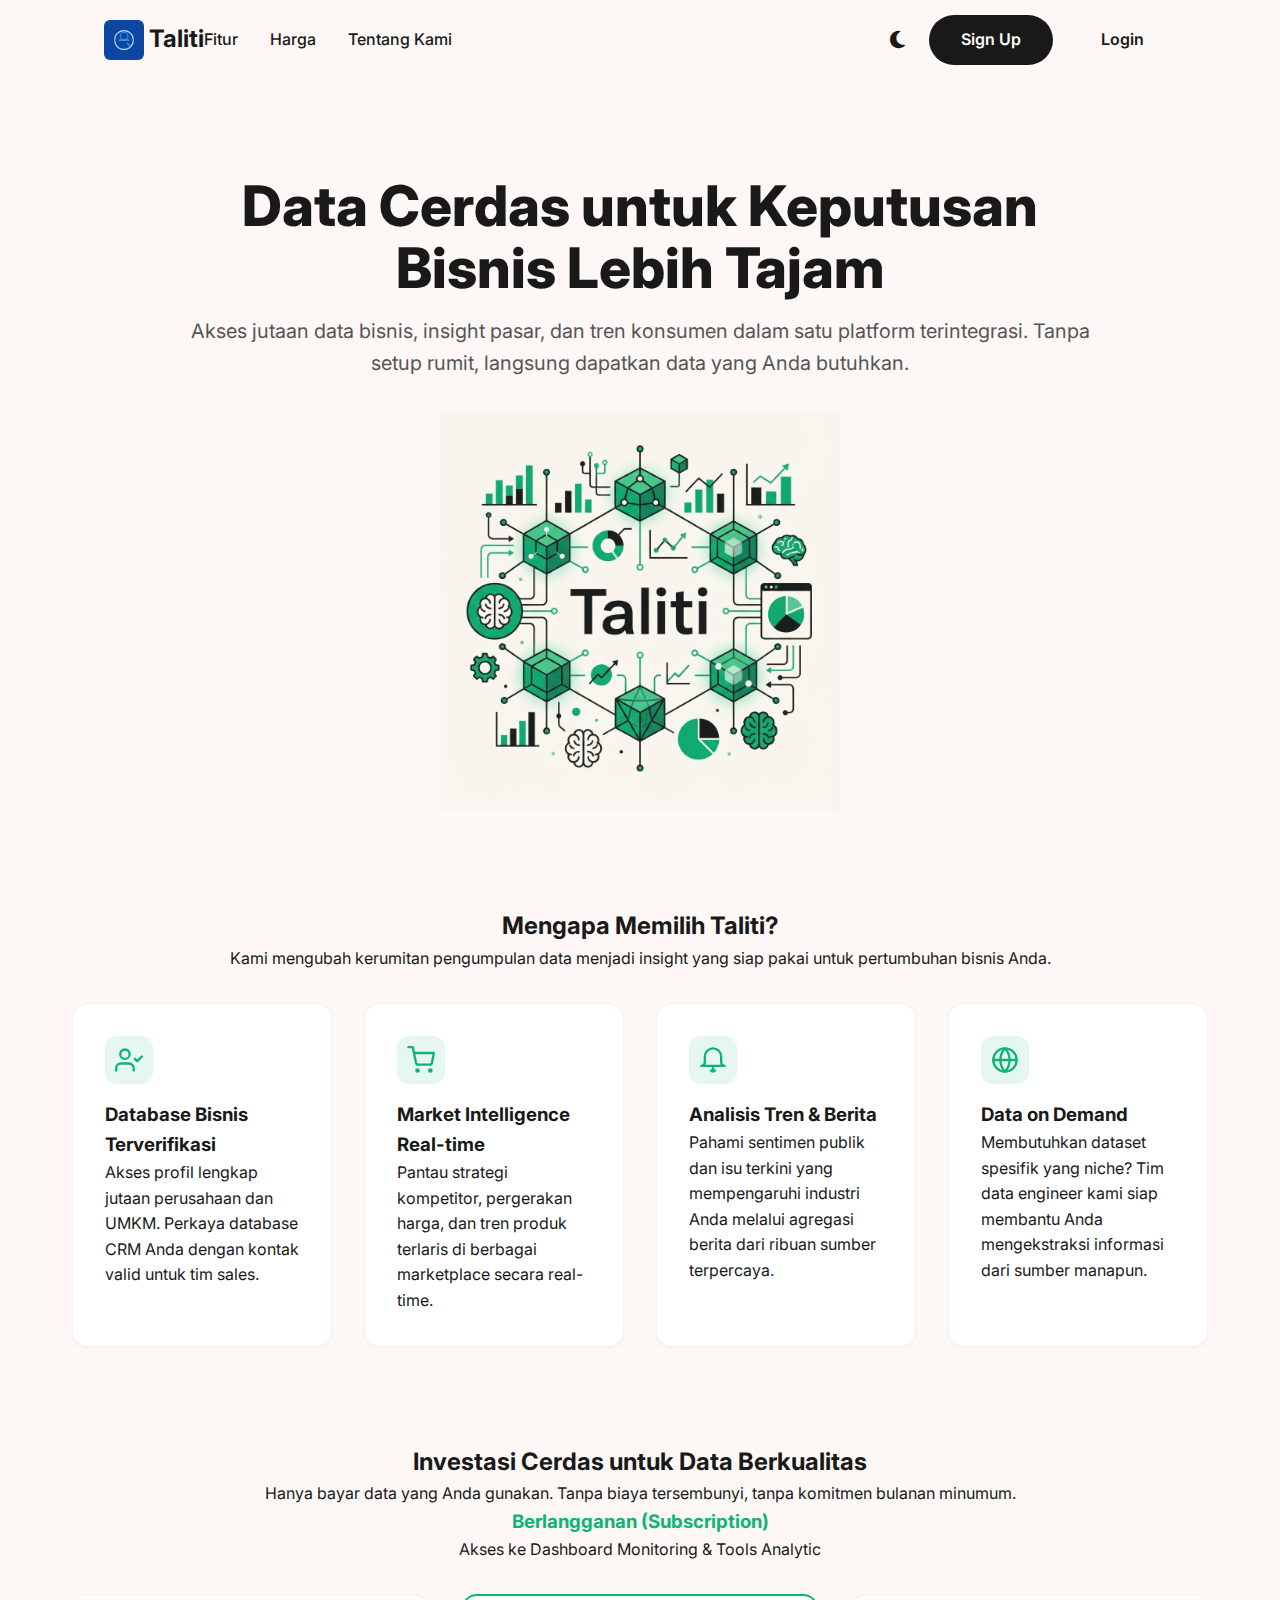
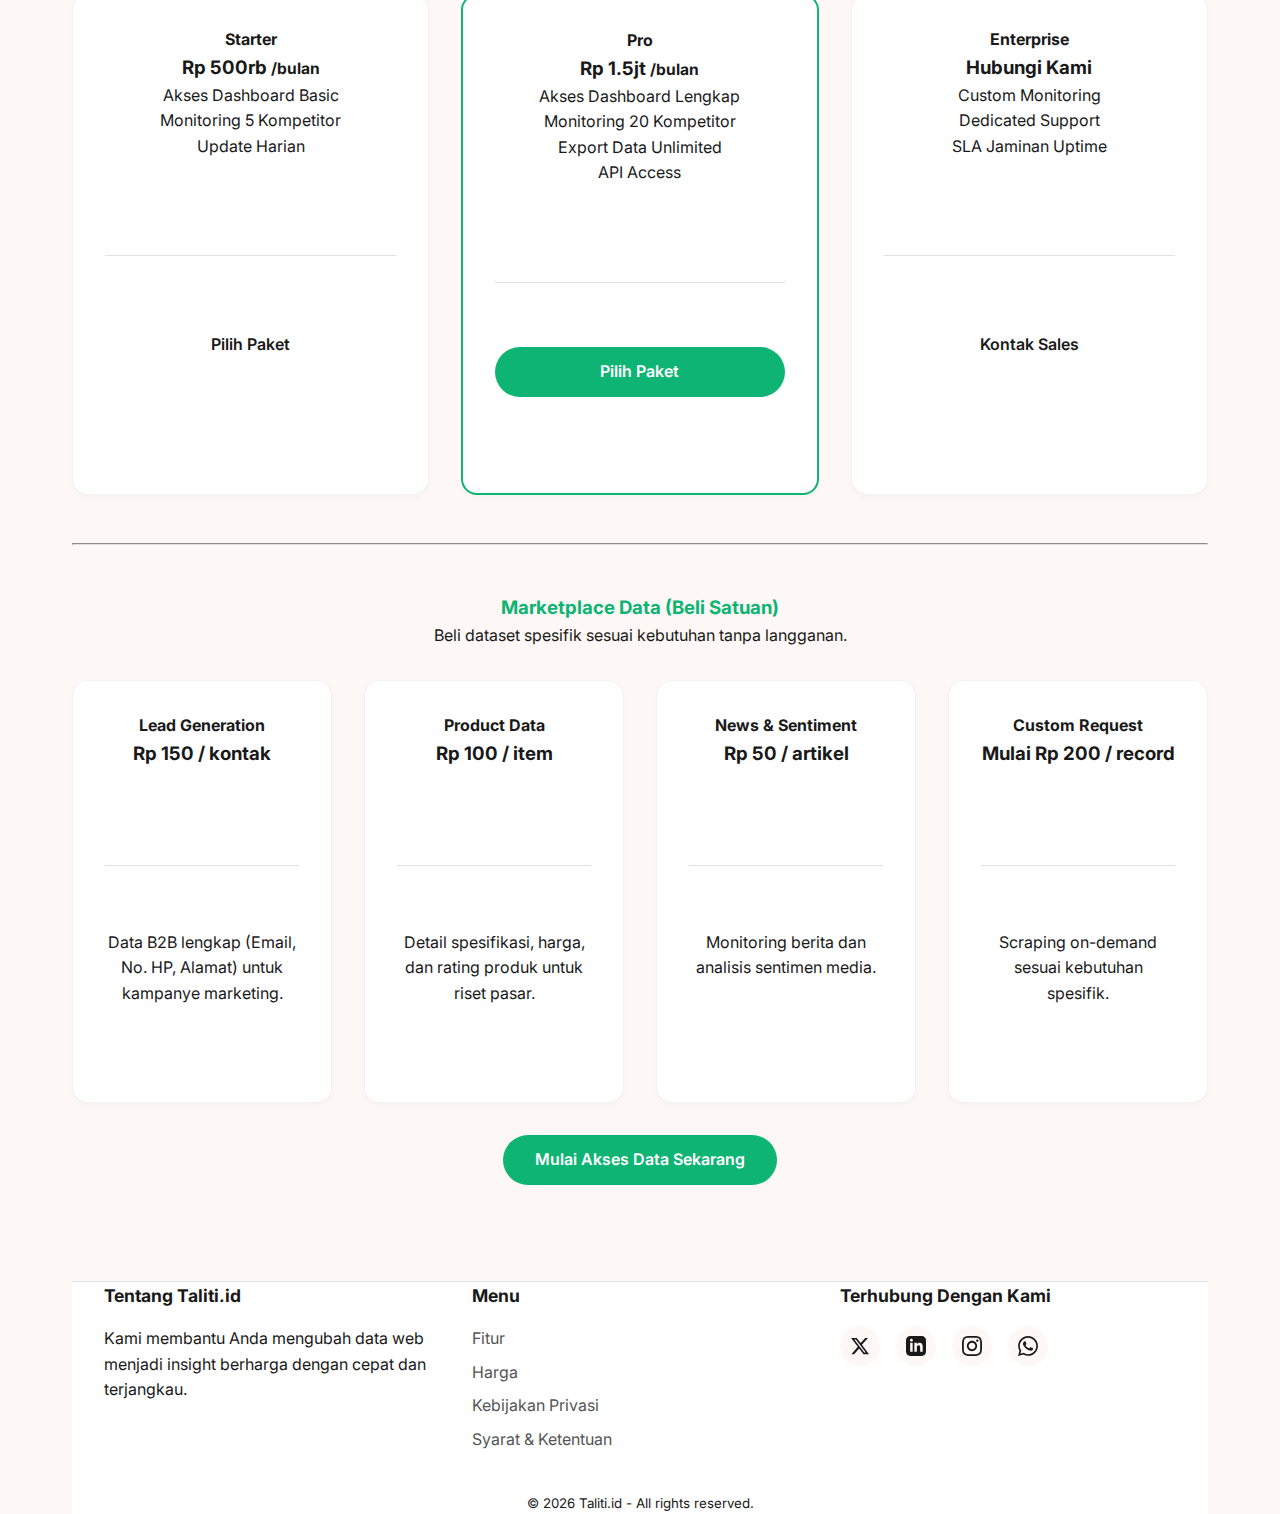
<file: index.html>
<!DOCTYPE html>
<html lang="id">

<head>
  <meta charset="UTF-8">
  <meta name="viewport" content="width=device-width, initial-scale=1.0">
  <title>Taliti - Data Intelligence Platform untuk Bisnis Modern</title>
  <link rel="stylesheet" href="styles.css">
  <link rel="icon" href="logo.png" type="image/png">
  <link rel="stylesheet" href="https://cdnjs.cloudflare.com/ajax/libs/font-awesome/6.5.1/css/all.min.css">
</head>

<body>

  <main class="container">
    <!-- Menu Utama -->
    <header class="container"></header>

    <!-- Hero Section -->
    <section class="hero">
      <h1>Data Cerdas untuk Keputusan Bisnis Lebih Tajam</h1>
      <p>Akses jutaan data bisnis, insight pasar, dan tren konsumen dalam satu platform terintegrasi. Tanpa setup rumit,
        langsung dapatkan data yang Anda butuhkan.</p>

      <div class="mt-2 text-center">
        <img src="hero_illustration_1766669061350.png" alt="Taliti Data Intelligence Illustration"
          style="max-width: 100%; height: auto; max-height: 400px;">
      </div>
    </section>

    <!-- Fitur-fitur Utama -->
    <section id="features" class="mb-2">
      <div class="text-center mb-2">
        <h2>Mengapa Memilih Taliti?</h2>
        <p>Kami mengubah kerumitan pengumpulan data menjadi insight yang siap pakai untuk pertumbuhan bisnis Anda.</p>
      </div>
      <div class="grid">

        <article>
          <svg class="feature-icon" xmlns="http://www.w3.org/2000/svg" viewBox="0 0 24 24" fill="none"
            stroke="currentColor" stroke-width="2" stroke-linecap="round" stroke-linejoin="round">
            <path d="M16 21v-2a4 4 0 0 0-4-4H5a4 4 0 0 0-4 4v2"></path>
            <circle cx="8.5" cy="7" r="4"></circle>
            <polyline points="17 11 19 13 23 9"></polyline>
          </svg>
          <h3>Database Bisnis Terverifikasi</h3>
          <p>Akses profil lengkap jutaan perusahaan dan UMKM. Perkaya database CRM Anda dengan kontak valid untuk tim
            sales.</p>
        </article>

        <article>
          <svg class="feature-icon" xmlns="http://www.w3.org/2000/svg" viewBox="0 0 24 24" fill="none"
            stroke="currentColor" stroke-width="2" stroke-linecap="round" stroke-linejoin="round">
            <circle cx="9" cy="21" r="1"></circle>
            <circle cx="20" cy="21" r="1"></circle>
            <path d="M1 1h4l2.68 13.39a2 2 0 0 0 2 1.61h9.72a2 2 0 0 0 2-1.61L23 6H6"></path>
          </svg>
          <h3>Market Intelligence Real-time</h3>
          <p>Pantau strategi kompetitor, pergerakan harga, dan tren produk terlaris di berbagai marketplace secara
            real-time.</p>
        </article>

        <article>
          <svg class="feature-icon" xmlns="http://www.w3.org/2000/svg" viewBox="0 0 24 24" fill="none"
            stroke="currentColor" stroke-width="2" stroke-linecap="round" stroke-linejoin="round">
            <path d="M22 17H2a3 3 0 0 0 3-3V9a7 7 0 0 1 14 0v5a3 3 0 0 0 3 3zm-8.27 4a2 2 0 0 1-3.46 0"></path>
            <path d="M12 21V19"></path>
          </svg>
          <h3>Analisis Tren & Berita</h3>
          <p>Pahami sentimen publik dan isu terkini yang mempengaruhi industri Anda melalui agregasi berita dari ribuan
            sumber terpercaya.</p>
        </article>

        <article>
          <svg class="feature-icon" xmlns="http://www.w3.org/2000/svg" viewBox="0 0 24 24" fill="none"
            stroke="currentColor" stroke-width="2" stroke-linecap="round" stroke-linejoin="round">
            <circle cx="12" cy="12" r="10"></circle>
            <line x1="2" y1="12" x2="22" y2="12"></line>
            <path d="M12 2a15.3 15.3 0 0 1 4 10 15.3 15.3 0 0 1-4 10 15.3 15.3 0 0 1-4-10 15.3 15.3 0 0 1 4-10z"></path>
          </svg>
          <h3>Data on Demand</h3>
          <p>Membutuhkan dataset spesifik yang niche? Tim data engineer kami siap membantu Anda mengekstraksi informasi
            dari sumber manapun.</p>
        </article>

      </div>
    </section>

    <!-- Harga -->
    <section id="pricing" class="text-center mb-2" style="padding: 4rem 0;">
      <h2>Investasi Cerdas untuk Data Berkualitas</h2>
      <p>Hanya bayar data yang Anda gunakan. Tanpa biaya tersembunyi, tanpa komitmen bulanan minumum.</p>
      <!-- Toggle / Tabs could be here, but for now stack them or side-by-side groups -->

      <!-- 1. Subscription Plans -->
      <div class="mb-2">
        <h3 style="color: var(--brevo-green);">Berlangganan (Subscription)</h3>
        <p>Akses ke Dashboard Monitoring & Tools Analytic</p>
        <div class="grid mt-2">
          <article>
            <header><strong>Starter</strong></header>
            <h3>Rp 500rb <small>/bulan</small></h3>
            <ul>
              <li>Akses Dashboard Basic</li>
              <li>Monitoring 5 Kompetitor</li>
              <li>Update Harian</li>
            </ul>
            <footer><a href="https://app.taliti.id/accounts/signup/" role="button" class="outline"
                style="width:100%">Pilih Paket</a></footer>
          </article>

          <article style="border: 2px solid var(--brevo-green);">
            <header><strong>Pro</strong></header>
            <h3>Rp 1.5jt <small>/bulan</small></h3>
            <ul>
              <li>Akses Dashboard Lengkap</li>
              <li>Monitoring 20 Kompetitor</li>
              <li>Export Data Unlimited</li>
              <li>API Access</li>
            </ul>
            <footer><a href="https://app.taliti.id/accounts/signup/" role="button" class="primary"
                style="width:100%">Pilih Paket</a></footer>
          </article>

          <article>
            <header><strong>Enterprise</strong></header>
            <h3>Hubungi Kami</h3>
            <ul>
              <li>Custom Monitoring</li>
              <li>Dedicated Support</li>
              <li>SLA Jaminan Uptime</li>
            </ul>
            <footer><a href="mailto:infotaliti@gmail.com" role="button" class="outline" style="width:100%">Kontak
                Sales</a></footer>
          </article>
        </div>
      </div>

      <hr style="margin: 3rem 0; border-color: var(--brevo-light-gray);">

      <!-- 2. Data Marketplace -->
      <div>
        <h3 style="color: var(--brevo-green);">Marketplace Data (Beli Satuan)</h3>
        <p>Beli dataset spesifik sesuai kebutuhan tanpa langganan.</p>
        <div class="grid mt-2">
          <article>
            <header><strong>Lead Generation</strong></header>
            <h3>Rp 150 / kontak</h3>
            <footer>Data B2B lengkap (Email, No. HP, Alamat) untuk kampanye marketing.</footer>
          </article>

          <article>
            <header><strong>Product Data</strong></header>
            <h3>Rp 100 / item</h3>
            <footer>Detail spesifikasi, harga, dan rating produk untuk riset pasar.</footer>
          </article>

          <article>
            <header><strong>News & Sentiment</strong></header>
            <h3>Rp 50 / artikel</h3>
            <footer>Monitoring berita dan analisis sentimen media.</footer>
          </article>

          <article>
            <header><strong>Custom Request</strong></header>
            <h3>Mulai Rp 200 / record</h3>
            <footer>Scraping on-demand sesuai kebutuhan spesifik.</footer>
          </article>
        </div>
      </div>
      <div class="mt-2">
        <a href="https://app.taliti.id/accounts/signup/" role="button" class="primary">Mulai Akses Data Sekarang</a>
      </div>
    </section>

    <!-- Footer -->
    <footer class="container"></footer>

  </main>

  <script src="shared.js" defer></script>

</body>

</html>
</file>
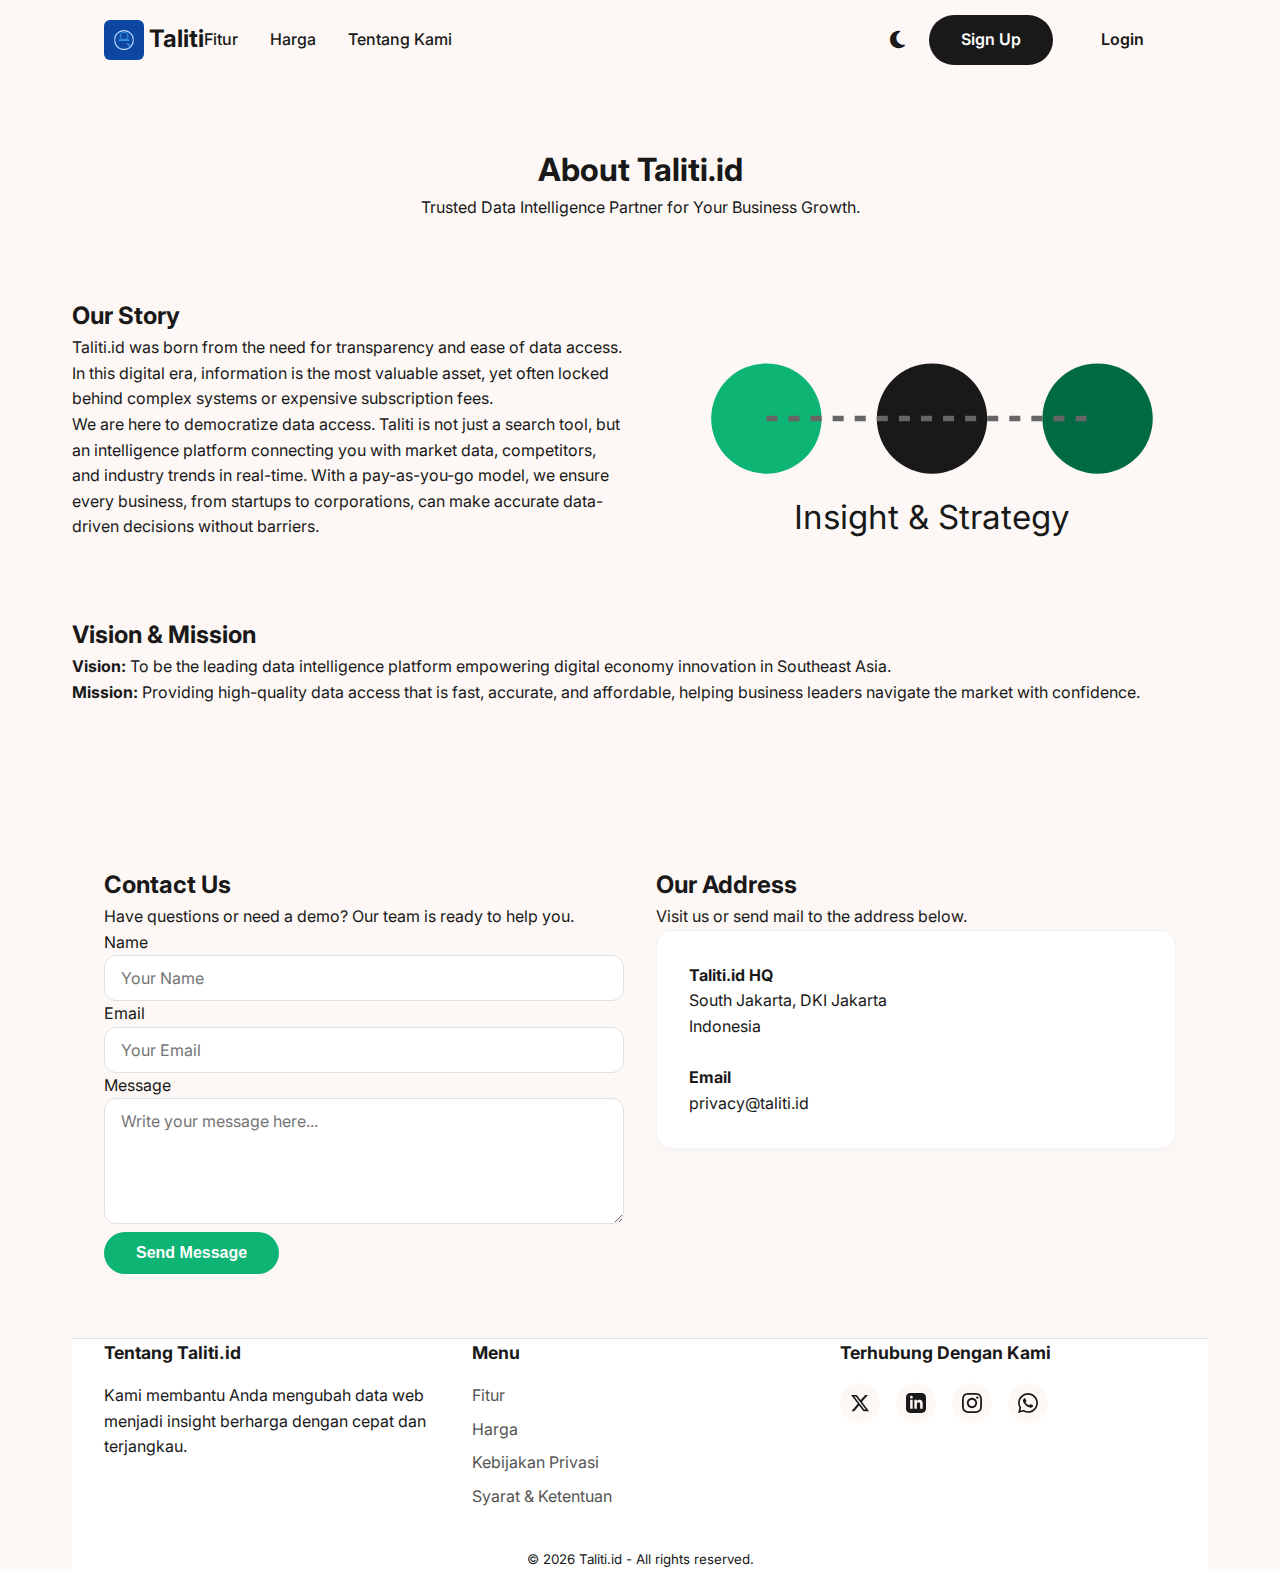
<file: about-en.html>
<!DOCTYPE html>
<html lang="en">

<head>
  <meta charset="UTF-8">
  <meta name="viewport" content="width=device-width, initial-scale=1.0">
  <title>About Us - Taliti.id</title>
  <link rel="stylesheet" href="styles.css">
  <link rel="icon" href="logo.svg" type="image/svg+xml">
  <link rel="stylesheet" href="https://cdnjs.cloudflare.com/ajax/libs/font-awesome/6.5.1/css/all.min.css">
</head>

<body>

  <main class="container">
    <!-- Menu Utama -->
    <header class="container"></header>

    <!-- Konten Tentang Kami -->
    <section style="padding: 4rem 0;">
      <div class="text-center">
        <h1>About Taliti.id</h1>
        <p>Trusted Data Intelligence Partner for Your Business Growth.</p>
      </div>

      <div class="grid mt-2" style="align-items: center;">
        <div>
          <h2>Our Story</h2>
          <p>Taliti.id was born from the need for transparency and ease of data access. In this digital era, information
            is the most valuable asset, yet often locked behind complex systems or expensive subscription fees.</p>
          <p>We are here to democratize data access. Taliti is not just a search tool, but an intelligence platform
            connecting you with market data, competitors, and industry trends in real-time. With a pay-as-you-go model,
            we ensure every business, from startups to corporations, can make accurate data-driven decisions without
            barriers.</p>
        </div>
        <div class="text-center">
          <svg class="culture-illustration" viewBox="0 0 100 60" xmlns="http://www.w3.org/2000/svg"
            style="max-width: 100%; height: auto;">
            <rect width="100" height="60" fill="#FDF8F5" rx="4" />
            <circle cx="20" cy="30" r="10" fill="#0DB473" />
            <circle cx="50" cy="30" r="10" fill="#191919" />
            <circle cx="80" cy="30" r="10" fill="#006A43" />
            <path d="M20 30 L 50 30 L 80 30" stroke="#666" stroke-width="1" stroke-dasharray="2 2" />
            <text x="50" y="50" font-family="Inter, sans-serif" font-size="6" text-anchor="middle"
              fill="#191919">Insight & Strategy</text>
          </svg>
        </div>
      </div>

      <div class="mt-2">
        <h2>Vision & Mission</h2>
        <p><strong>Vision:</strong> To be the leading data intelligence platform empowering digital economy innovation
          in Southeast Asia.</p>
        <p><strong>Mission:</strong> Providing high-quality data access that is fast, accurate, and affordable, helping
          business leaders navigate the market with confidence.</p>
      </div>
    </section>

    <!-- Hubungi Kami -->
    <section class="mt-2"
      style="padding: 4rem 0; background-color: var(--pico-card-background-color); border-radius: var(--pico-card-border-radius);">
      <div class="container">
        <div class="grid">
          <div>
            <h2>Contact Us</h2>
            <p>Have questions or need a demo? Our team is ready to help you.</p>
            <form>
              <label for="name">Name</label>
              <input type="text" id="name" name="name" placeholder="Your Name" required>

              <label for="email">Email</label>
              <input type="email" id="email" name="email" placeholder="Your Email" required>

              <label for="message">Message</label>
              <textarea id="message" name="message" rows="5" placeholder="Write your message here..."
                required></textarea>

              <button type="submit" class="primary">Send Message</button>
            </form>
          </div>
          <div>
            <h2>Our Address</h2>
            <p>Visit us or send mail to the address below.</p>
            <article>
              <strong>Taliti.id HQ</strong><br>
              South Jakarta, DKI Jakarta<br>
              Indonesia
              <br><br>
              <strong>Email</strong><br>
              <a href="mailto:privacy@taliti.id">privacy@taliti.id</a>
            </article>
          </div>
        </div>
      </div>
    </section>

    <!-- Footer -->
    <footer class="container"></footer>

  </main>

  <script src="shared.js" defer></script>

</body>

</html>
</file>
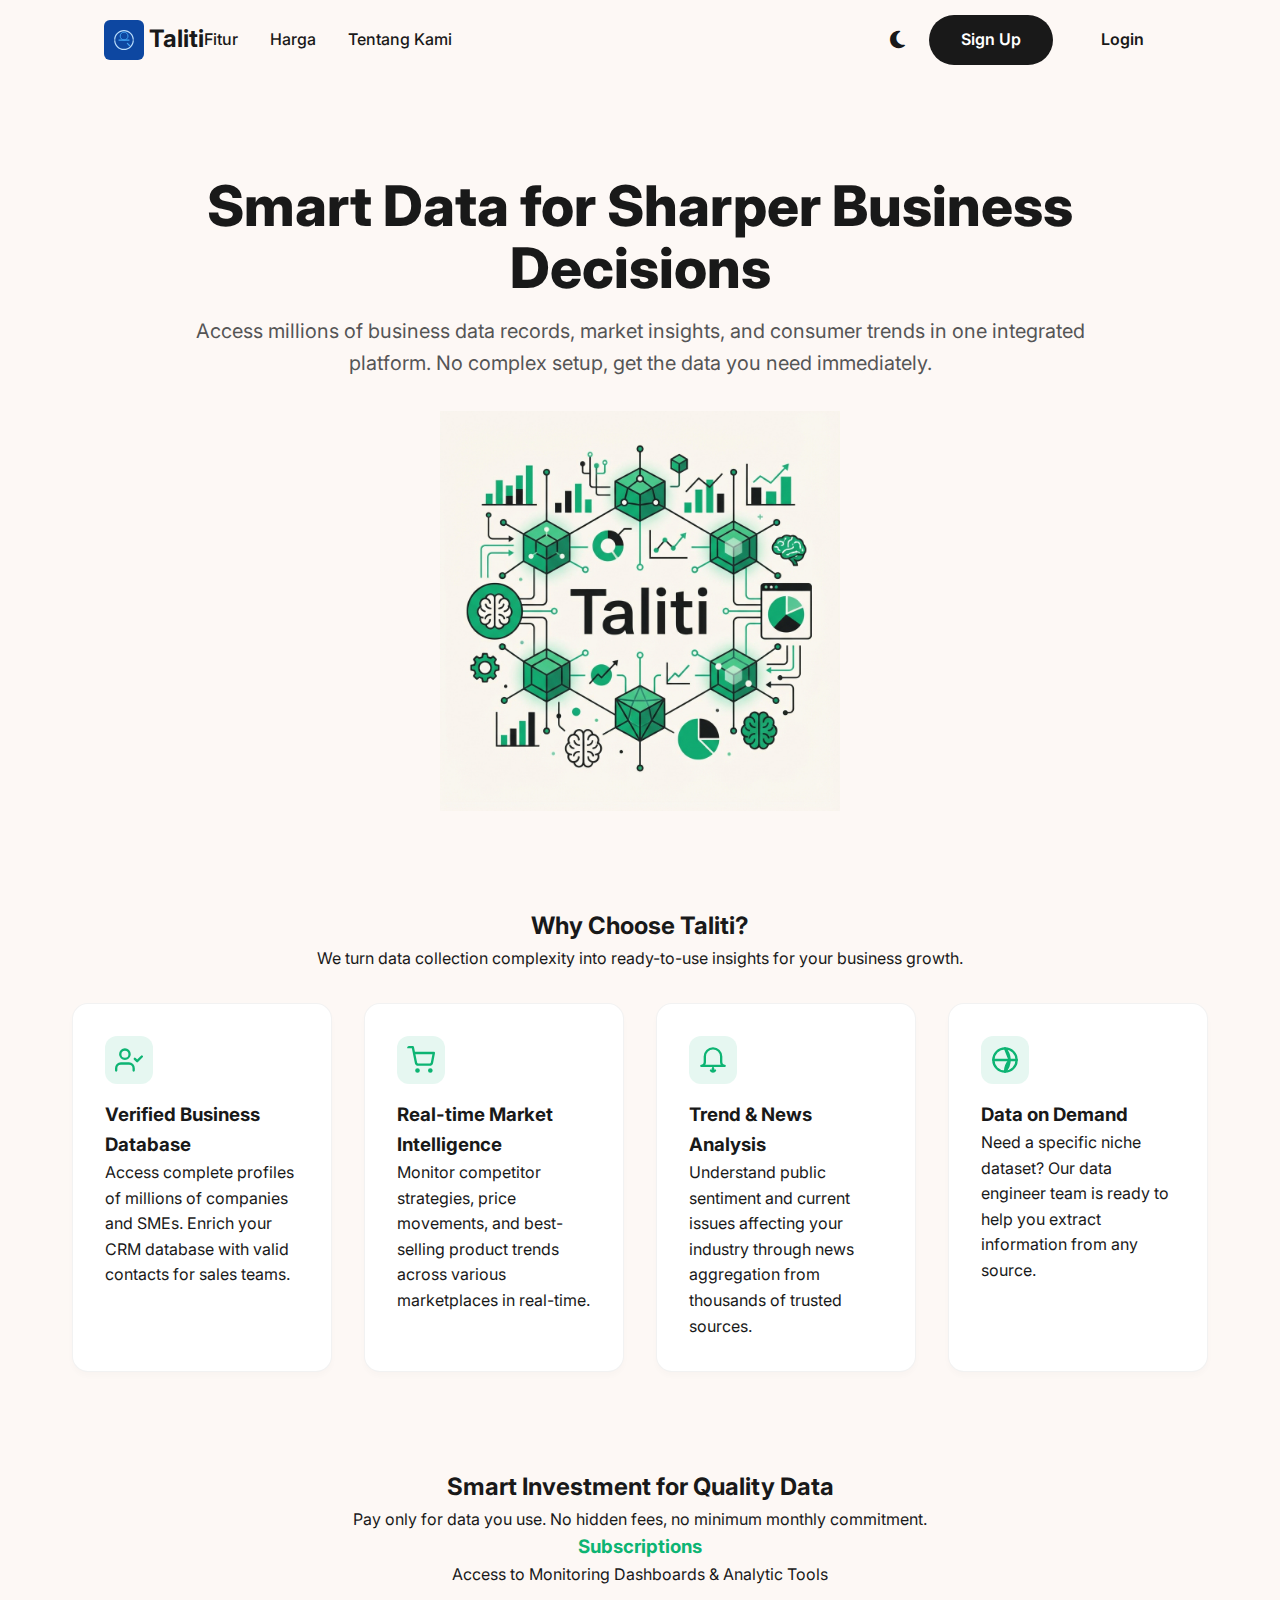
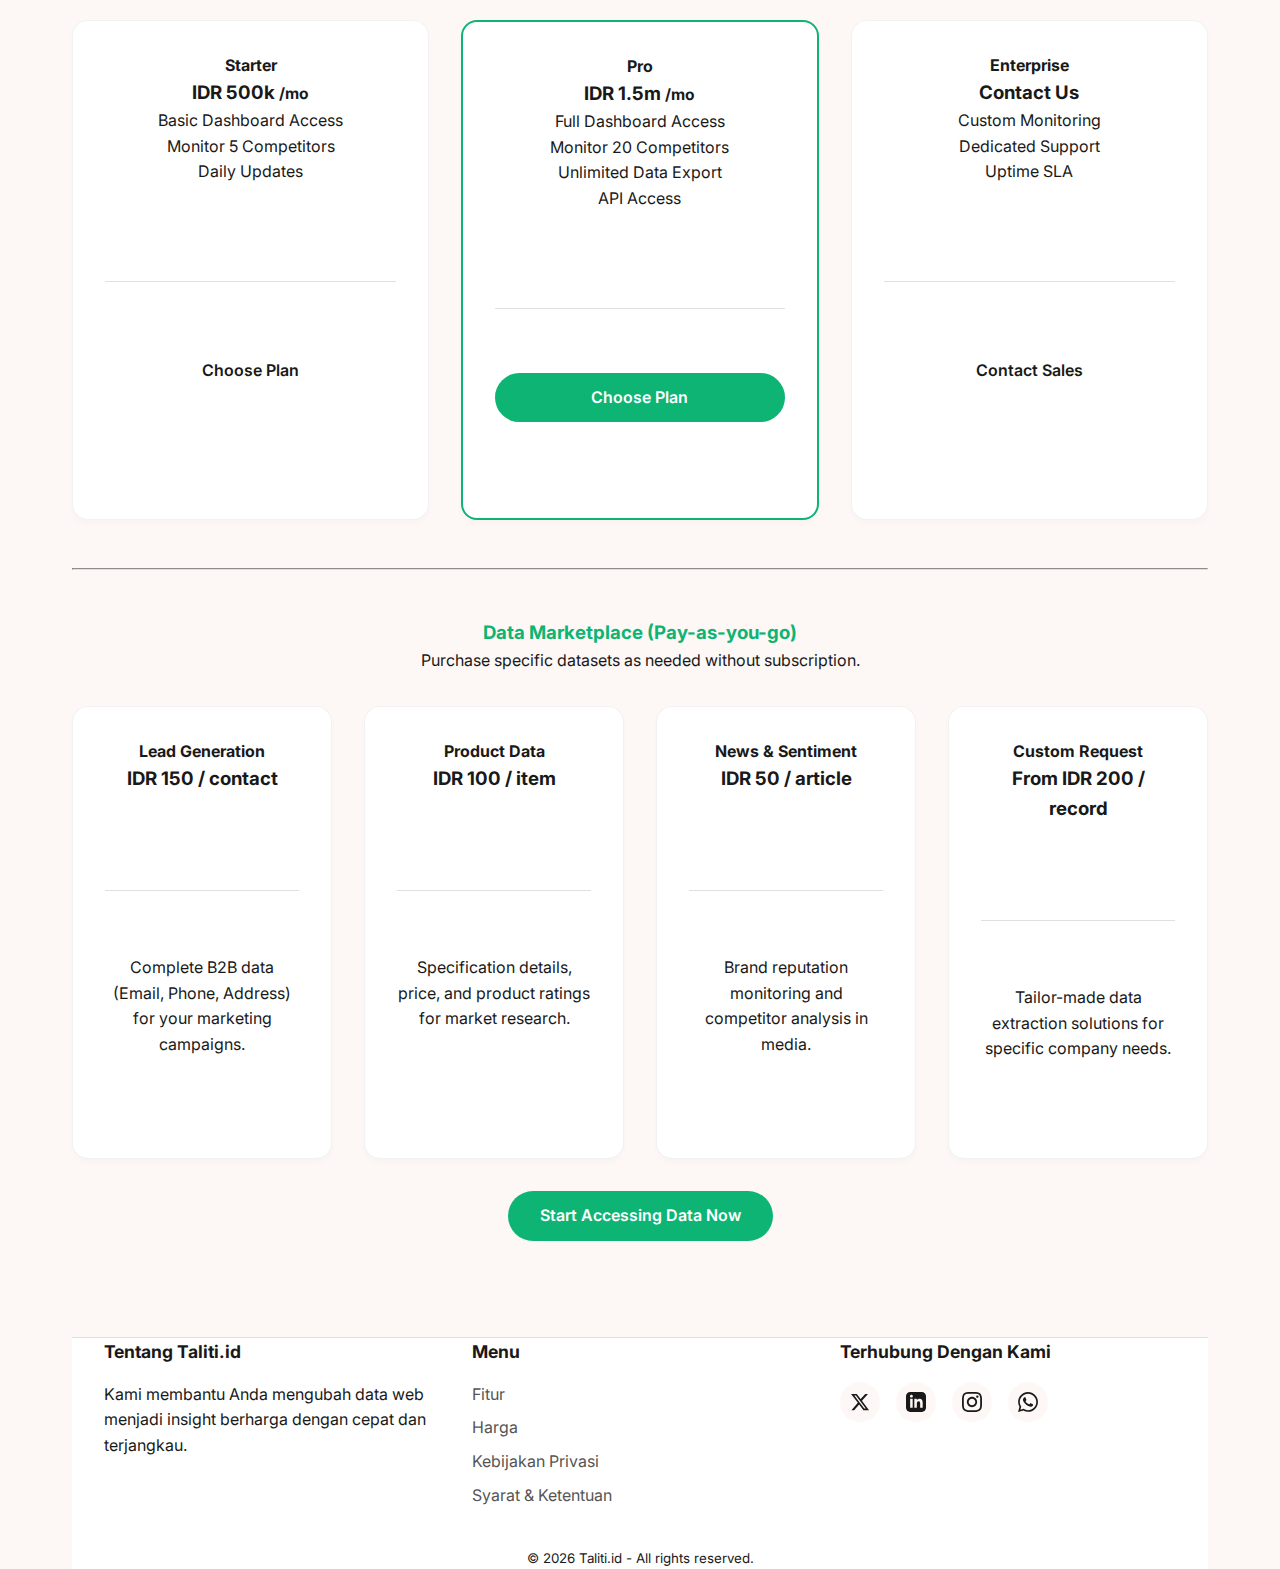
<file: index-en.html>
<!DOCTYPE html>
<html lang="en">

<head>
  <meta charset="UTF-8">
  <meta name="viewport" content="width=device-width, initial-scale=1.0">
  <title>Taliti - Data Intelligence Platform for Modern Business</title>
  <link rel="stylesheet" href="styles.css">
  <link rel="icon" href="logo.png" type="image/png">
  <link rel="stylesheet" href="https://cdnjs.cloudflare.com/ajax/libs/font-awesome/6.5.1/css/all.min.css">
</head>

<body>

  <main class="container">
    <!-- Menu Utama -->
    <header class="container"></header>

    <!-- Hero Section -->
    <section class="hero">
      <h1>Smart Data for Sharper Business Decisions</h1>
      <p>Access millions of business data records, market insights, and consumer trends in one integrated platform. No
        complex setup,
        get the data you need immediately.</p>

      <div class="mt-2 text-center">
        <img src="hero_illustration_1766669061350.png" alt="Taliti Data Intelligence Illustration"
          style="max-width: 100%; height: auto; max-height: 400px;">
      </div>
    </section>

    <!-- Fitur-fitur Utama -->
    <section id="features" class="mb-2">
      <div class="text-center mb-2">
        <h2>Why Choose Taliti?</h2>
        <p>We turn data collection complexity into ready-to-use insights for your business growth.</p>
      </div>
      <div class="grid">

        <article>
          <svg class="feature-icon" xmlns="http://www.w3.org/2000/svg" viewBox="0 0 24 24" fill="none"
            stroke="currentColor" stroke-width="2" stroke-linecap="round" stroke-linejoin="round">
            <path d="M16 21v-2a4 4 0 0 0-4-4H5a4 4 0 0 0-4 4v2"></path>
            <circle cx="8.5" cy="7" r="4"></circle>
            <polyline points="17 11 19 13 23 9"></polyline>
          </svg>
          <h3>Verified Business Database</h3>
          <p>Access complete profiles of millions of companies and SMEs. Enrich your CRM database with valid contacts
            for sales
            teams.</p>
        </article>

        <article>
          <svg class="feature-icon" xmlns="http://www.w3.org/2000/svg" viewBox="0 0 24 24" fill="none"
            stroke="currentColor" stroke-width="2" stroke-linecap="round" stroke-linejoin="round">
            <circle cx="9" cy="21" r="1"></circle>
            <circle cx="20" cy="21" r="1"></circle>
            <path d="M1 1h4l2.68 13.39a2 2 0 0 0 2 1.61h9.72a2 2 0 0 0 2-1.61L23 6H6"></path>
          </svg>
          <h3>Real-time Market Intelligence</h3>
          <p>Monitor competitor strategies, price movements, and best-selling product trends across various marketplaces
            in
            real-time.</p>
        </article>

        <article>
          <svg class="feature-icon" xmlns="http://www.w3.org/2000/svg" viewBox="0 0 24 24" fill="none"
            stroke="currentColor" stroke-width="2" stroke-linecap="round" stroke-linejoin="round">
            <path d="M22 17H2a3 3 0 0 0 3-3V9a7 7 0 0 1 14 0v5a3 3 0 0 0 3 3zm-8.27 4a2 2 0 0 1-3.46 0"></path>
            <path d="M12 21V19"></path>
          </svg>
          <h3>Trend & News Analysis</h3>
          <p>Understand public sentiment and current issues affecting your industry through news aggregation from
            thousands of
            trusted sources.</p>
        </article>

        <article>
          <svg class="feature-icon" xmlns="http://www.w3.org/2000/svg" viewBox="0 0 24 24" fill="none"
            stroke="currentColor" stroke-width="2" stroke-linecap="round" stroke-linejoin="round">
            <circle cx="12" cy="12" r="10"></circle>
            <line x1="2" y1="12" x2="22" y2="12"></line>
            <path d="M12 2a15.3 15.3 0 0 1 4 10 15.3 15.3 0 0 1-4 10 15.3 15.3 0 0 1 4-10z"></path>
          </svg>
          <h3>Data on Demand</h3>
          <p>Need a specific niche dataset? Our data engineer team is ready to help you extract information from any
            source.</p>
        </article>

      </div>
    </section>

    <!-- Harga -->
    <section id="pricing" class="text-center mb-2" style="padding: 4rem 0;">
      <h2>Smart Investment for Quality Data</h2>
      <p>Pay only for data you use. No hidden fees, no minimum monthly commitment.</p>
      <!-- 1. Subscription Plans -->
      <div class="mb-2">
        <h3 style="color: var(--brevo-green);">Subscriptions</h3>
        <p>Access to Monitoring Dashboards & Analytic Tools</p>
        <div class="grid mt-2">
          <article>
            <header><strong>Starter</strong></header>
            <h3>IDR 500k <small>/mo</small></h3>
            <ul>
              <li>Basic Dashboard Access</li>
              <li>Monitor 5 Competitors</li>
              <li>Daily Updates</li>
            </ul>
            <footer><a href="https://app.taliti.id/accounts/signup/" role="button" class="outline"
                style="width:100%">Choose Plan</a></footer>
          </article>

          <article style="border: 2px solid var(--brevo-green);">
            <header><strong>Pro</strong></header>
            <h3>IDR 1.5m <small>/mo</small></h3>
            <ul>
              <li>Full Dashboard Access</li>
              <li>Monitor 20 Competitors</li>
              <li>Unlimited Data Export</li>
              <li>API Access</li>
            </ul>
            <footer><a href="https://app.taliti.id/accounts/signup/" role="button" class="primary"
                style="width:100%">Choose Plan</a></footer>
          </article>

          <article>
            <header><strong>Enterprise</strong></header>
            <h3>Contact Us</h3>
            <ul>
              <li>Custom Monitoring</li>
              <li>Dedicated Support</li>
              <li>Uptime SLA</li>
            </ul>
            <footer><a href="mailto:infotaliti@gmail.com" role="button" class="outline" style="width:100%">Contact
                Sales</a></footer>
          </article>
        </div>
      </div>

      <hr style="margin: 3rem 0; border-color: var(--brevo-light-gray);">

      <!-- 2. Data Marketplace -->
      <div>
        <h3 style="color: var(--brevo-green);">Data Marketplace (Pay-as-you-go)</h3>
        <p>Purchase specific datasets as needed without subscription.</p>
        <div class="grid mt-2">
          <article>
            <header><strong>Lead Generation</strong></header>
            <h3>IDR 150 / contact</h3>
            <footer>Complete B2B data (Email, Phone, Address) for your marketing campaigns.</footer>
          </article>

          <article>
            <header><strong>Product Data</strong></header>
            <h3>IDR 100 / item</h3>
            <footer>Specification details, price, and product ratings for market research.</footer>
          </article>

          <article>
            <header><strong>News & Sentiment</strong></header>
            <h3>IDR 50 / article</h3>
            <footer>Brand reputation monitoring and competitor analysis in media.</footer>
          </article>

          <article>
            <header><strong>Custom Request</strong></header>
            <h3>From IDR 200 / record</h3>
            <footer>Tailor-made data extraction solutions for specific company needs.</footer>
          </article>
        </div>
      </div>
      <div class="mt-2">
        <a href="https://app.taliti.id/accounts/signup/" role="button" class="primary">Start Accessing Data Now</a>
      </div>
    </section>

    <!-- Footer -->
    <footer class="container"></footer>

  </main>

  <script src="shared.js" defer></script>

</body>

</html>
</file>
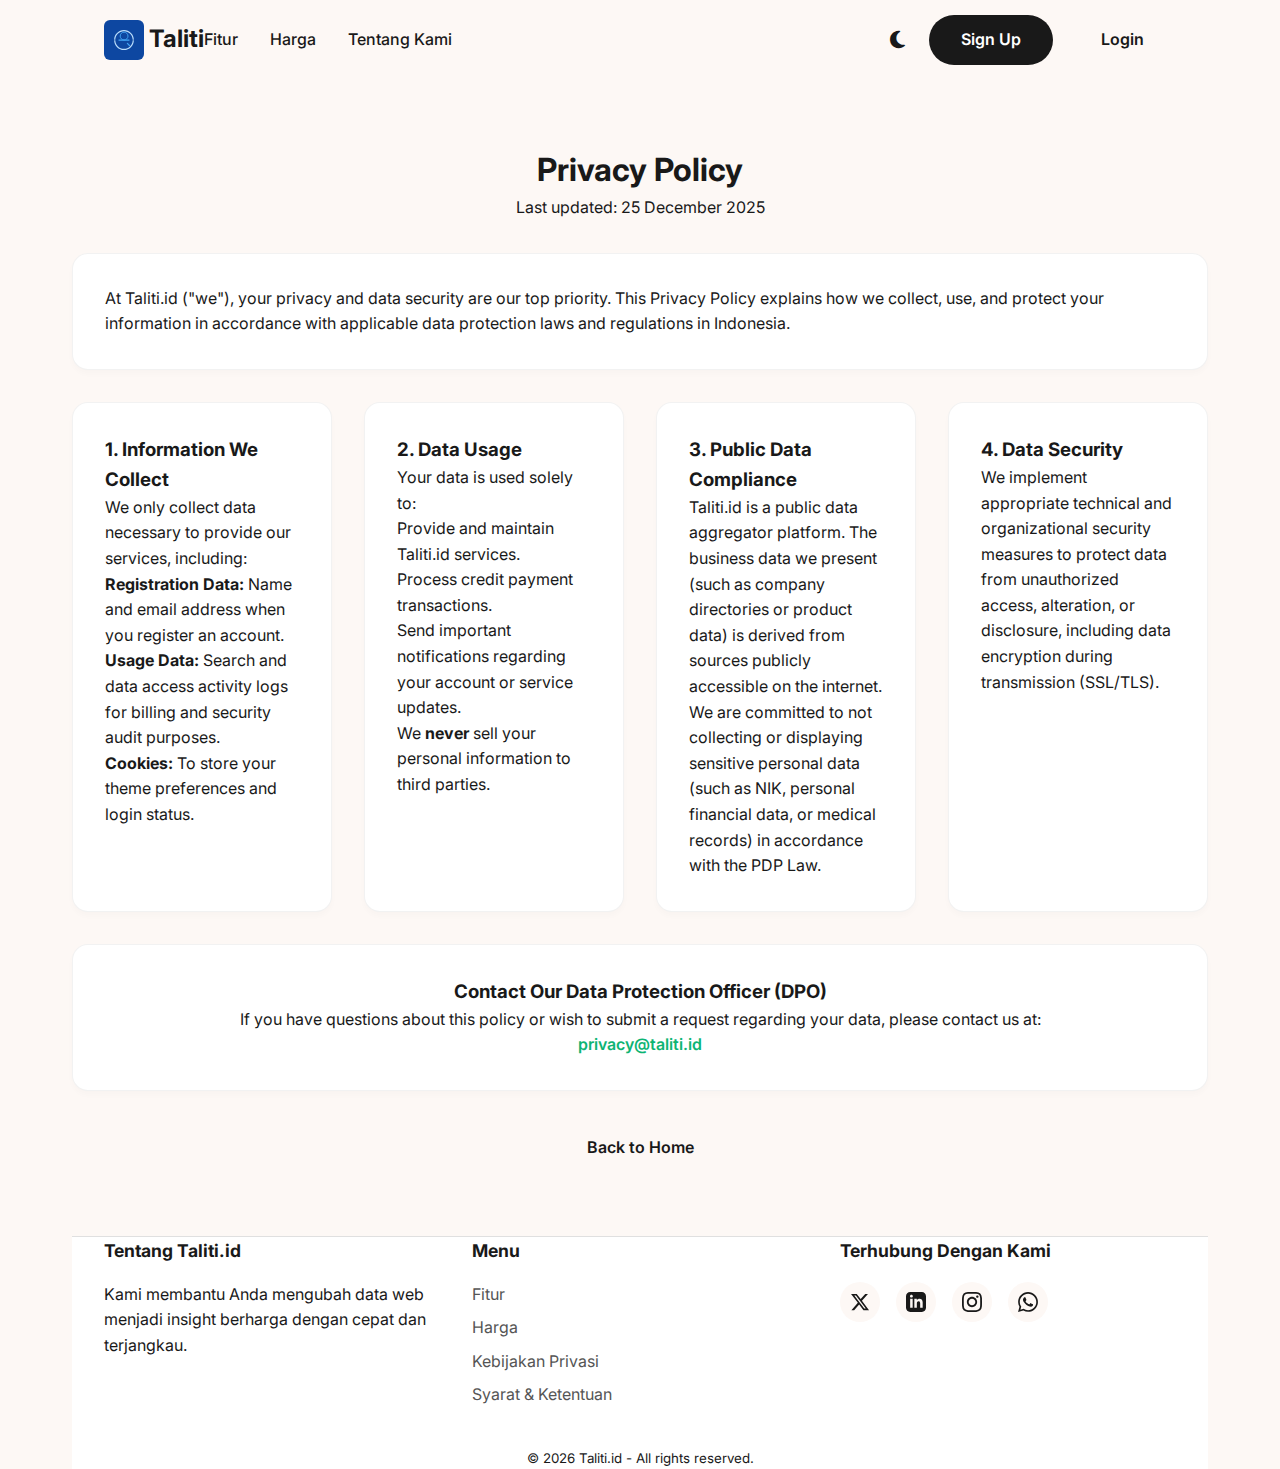
<file: privacy-en.html>
<!DOCTYPE html>
<html lang="en">

<head>
  <meta charset="UTF-8">
  <meta name="viewport" content="width=device-width, initial-scale=1.0">
  <title>Privacy Policy - Taliti.id</title>
  <link rel="stylesheet" href="styles.css">
  <link rel="icon" href="logo.png" type="image/png">
  <link rel="stylesheet" href="https://cdnjs.cloudflare.com/ajax/libs/font-awesome/6.5.1/css/all.min.css">
</head>

<body>

  <main class="container">
    <!-- Menu Utama -->
    <header class="container"></header>

    <!-- Konten Privasi -->
    <section style="padding: 4rem 0;">
      <div class="text-center mb-2">
        <h1>Privacy Policy</h1>
        <p>Last updated: 25 December 2025</p>
      </div>

      <article>
        <p>At Taliti.id ("we"), your privacy and data security are our top priority. This Privacy Policy explains how we
          collect, use, and protect your information in accordance with applicable data protection laws and regulations
          in Indonesia.</p>
      </article>

      <div class="grid mt-2">
        <article>
          <h3>1. Information We Collect</h3>
          <p>We only collect data necessary to provide our services, including:</p>
          <ul>
            <li><strong>Registration Data:</strong> Name and email address when you register an account.</li>
            <li><strong>Usage Data:</strong> Search and data access activity logs for billing and security audit
              purposes.</li>
            <li><strong>Cookies:</strong> To store your theme preferences and login status.</li>
          </ul>
        </article>

        <article>
          <h3>2. Data Usage</h3>
          <p>Your data is used solely to:</p>
          <ul>
            <li>Provide and maintain Taliti.id services.</li>
            <li>Process credit payment transactions.</li>
            <li>Send important notifications regarding your account or service updates.</li>
          </ul>
          <p>We <strong>never</strong> sell your personal information to third parties.</p>
        </article>

        <article>
          <h3>3. Public Data Compliance</h3>
          <p>Taliti.id is a public data aggregator platform. The business data we present (such as company directories
            or product data) is derived from sources publicly accessible on the internet.</p>
          <p>We are committed to not collecting or displaying sensitive personal data (such as NIK, personal financial
            data,
            or medical records) in accordance with the PDP Law.</p>
        </article>

        <article>
          <h3>4. Data Security</h3>
          <p>We implement appropriate technical and organizational security measures to protect data from unauthorized
            access, alteration, or disclosure, including data encryption during transmission (SSL/TLS).</p>
        </article>
      </div>

      <article class="mt-2 text-center">
        <h3>Contact Our Data Protection Officer (DPO)</h3>
        <p>If you have questions about this policy or wish to submit a request regarding your data, please contact us
          at:</p>
        <p><a href="mailto:privacy@taliti.id" style="color: var(--brevo-green); font-weight: 600;">privacy@taliti.id</a>
        </p>
      </article>

      <div class="text-center mt-2">
        <a href="index-en.html" role="button" class="outline">Back to Home</a>
      </div>
    </section>

    <!-- Footer -->
    <footer class="container"></footer>
  </main>

  <script src="shared.js" defer></script>
</body>

</html>
</file>
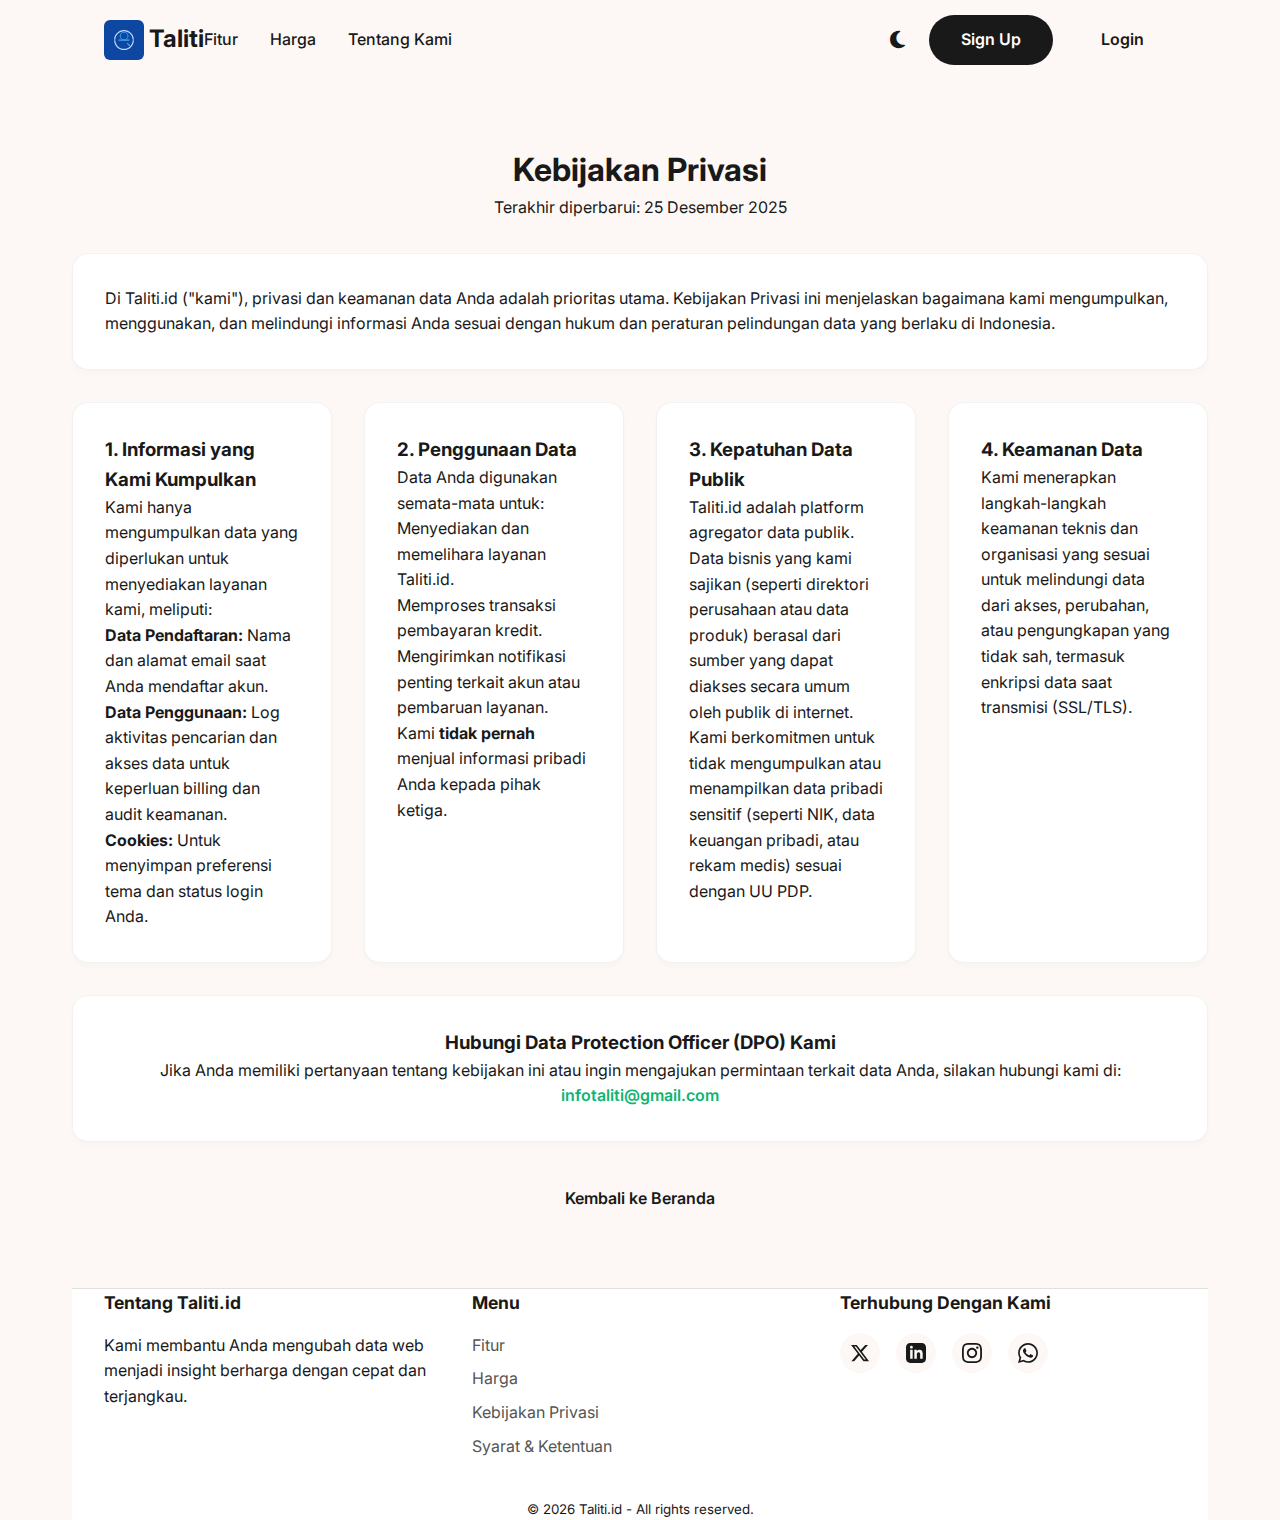
<file: privacy.html>
<!DOCTYPE html>
<html lang="id">

<head>
  <meta charset="UTF-8">
  <meta name="viewport" content="width=device-width, initial-scale=1.0">
  <title>Kebijakan Privasi - Taliti.id</title>
  <link rel="stylesheet" href="styles.css">
  <link rel="icon" href="logo.png" type="image/png">
  <link rel="stylesheet" href="https://cdnjs.cloudflare.com/ajax/libs/font-awesome/6.5.1/css/all.min.css">
</head>

<body>

  <main class="container">
    <!-- Menu Utama -->
    <header class="container"></header>

    <!-- Konten Privasi -->
    <section style="padding: 4rem 0;">
      <div class="text-center mb-2">
        <h1>Kebijakan Privasi</h1>
        <p>Terakhir diperbarui: 25 Desember 2025</p>
      </div>

      <article>
        <p>Di Taliti.id ("kami"), privasi dan keamanan data Anda adalah prioritas utama. Kebijakan Privasi ini
          menjelaskan bagaimana kami mengumpulkan, menggunakan, dan melindungi informasi Anda sesuai dengan hukum dan
          peraturan pelindungan data yang berlaku di Indonesia.</p>
      </article>

      <div class="grid mt-2">
        <article>
          <h3>1. Informasi yang Kami Kumpulkan</h3>
          <p>Kami hanya mengumpulkan data yang diperlukan untuk menyediakan layanan kami, meliputi:</p>
          <ul>
            <li><strong>Data Pendaftaran:</strong> Nama dan alamat email saat Anda mendaftar akun.</li>
            <li><strong>Data Penggunaan:</strong> Log aktivitas pencarian dan akses data untuk keperluan billing dan
              audit keamanan.</li>
            <li><strong>Cookies:</strong> Untuk menyimpan preferensi tema dan status login Anda.</li>
          </ul>
        </article>

        <article>
          <h3>2. Penggunaan Data</h3>
          <p>Data Anda digunakan semata-mata untuk:</p>
          <ul>
            <li>Menyediakan dan memelihara layanan Taliti.id.</li>
            <li>Memproses transaksi pembayaran kredit.</li>
            <li>Mengirimkan notifikasi penting terkait akun atau pembaruan layanan.</li>
          </ul>
          <p>Kami <strong>tidak pernah</strong> menjual informasi pribadi Anda kepada pihak ketiga.</p>
        </article>

        <article>
          <h3>3. Kepatuhan Data Publik</h3>
          <p>Taliti.id adalah platform agregator data publik. Data bisnis yang kami sajikan (seperti direktori
            perusahaan atau data produk) berasal dari sumber yang dapat diakses secara umum oleh publik di internet.</p>
          <p>Kami berkomitmen untuk tidak mengumpulkan atau menampilkan data pribadi sensitif (seperti NIK, data
            keuangan pribadi, atau rekam medis) sesuai dengan UU PDP.</p>
        </article>

        <article>
          <h3>4. Keamanan Data</h3>
          <p>Kami menerapkan langkah-langkah keamanan teknis dan organisasi yang sesuai untuk melindungi data dari
            akses, perubahan, atau pengungkapan yang tidak sah, termasuk enkripsi data saat transmisi (SSL/TLS).</p>
        </article>
      </div>

      <article class="mt-2 text-center">
        <h3>Hubungi Data Protection Officer (DPO) Kami</h3>
        <p>Jika Anda memiliki pertanyaan tentang kebijakan ini atau ingin mengajukan permintaan terkait data Anda,
          silakan hubungi kami di:</p>
        <p><a href="mailto:infotaliti@gmail.com" style="color: var(--brevo-green); font-weight: 600;">infotaliti@gmail.com</a>
        </p>
      </article>

      <div class="text-center mt-2">
        <a href="index.html" role="button" class="outline">Kembali ke Beranda</a>
      </div>
    </section>

    <!-- Footer -->
    <footer class="container"></footer>
  </main>

  <script src="shared.js" defer></script>
</body>

</html>
</file>
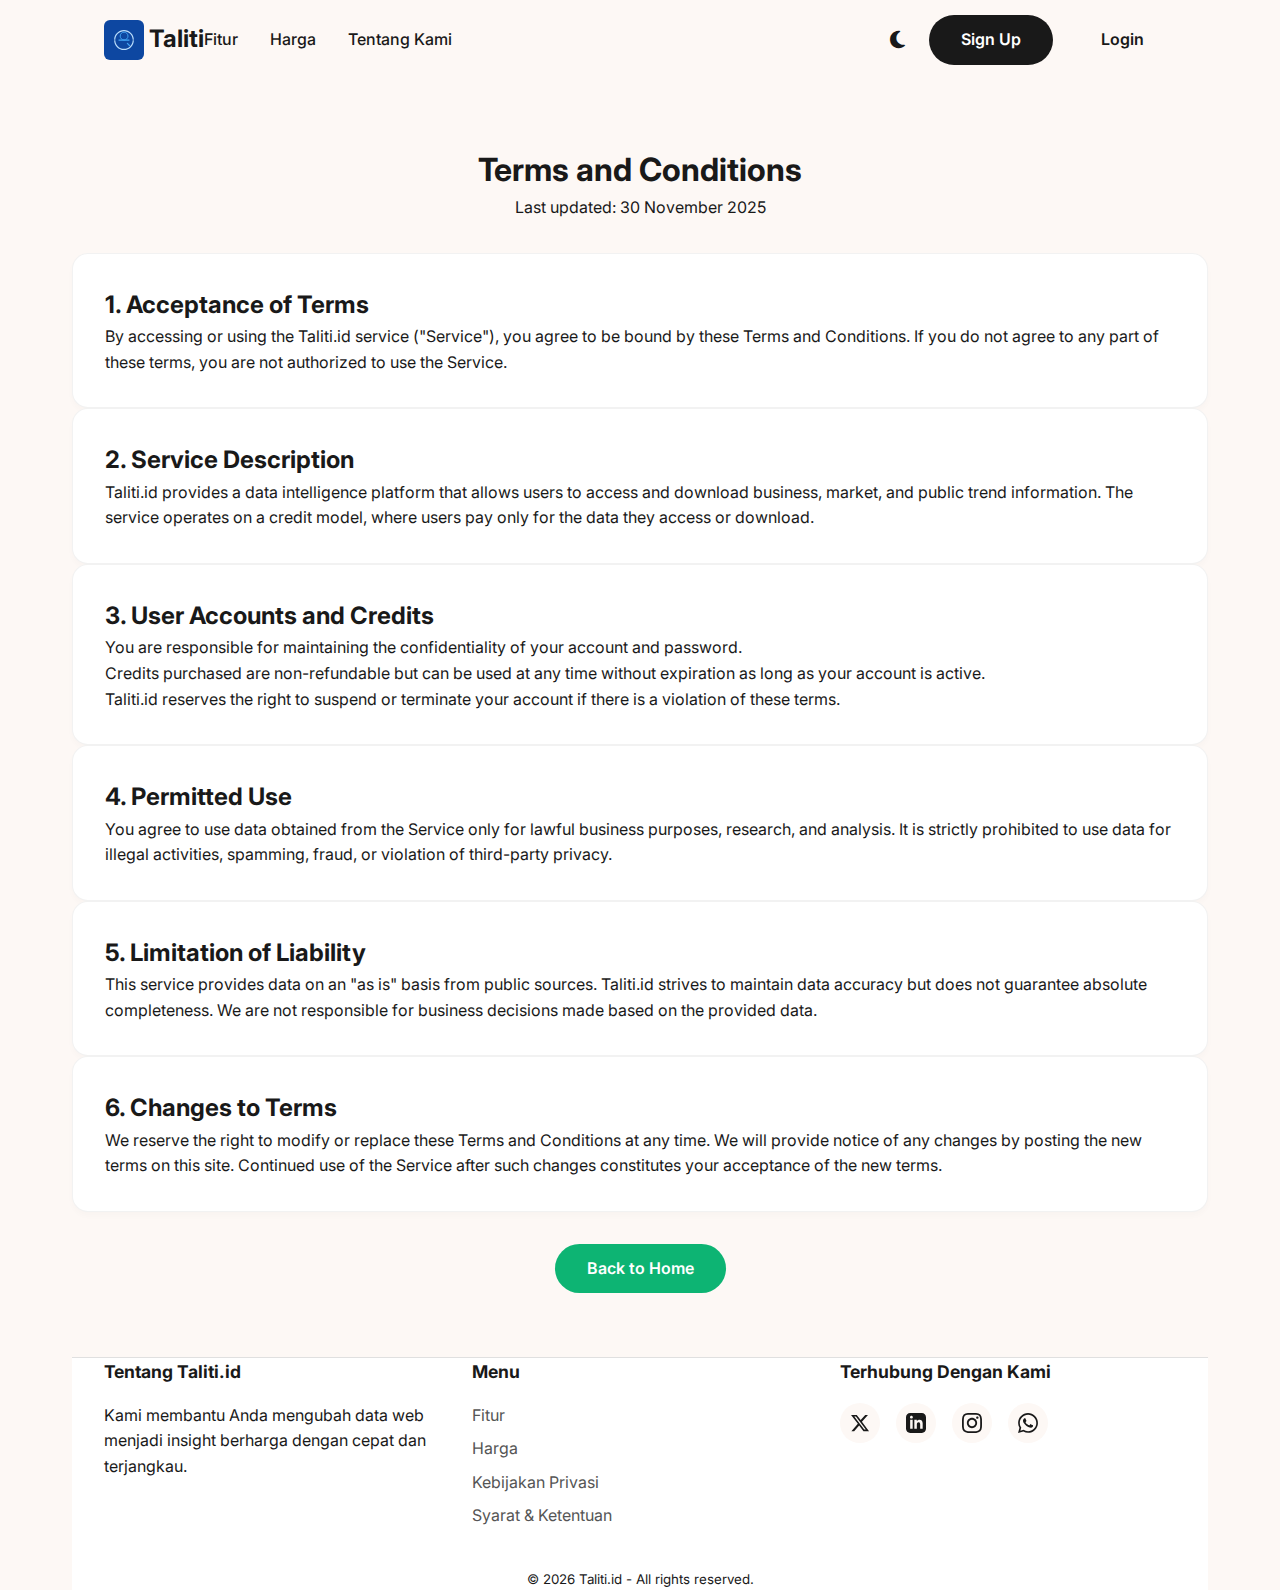
<file: terms-en.html>
<!DOCTYPE html>
<html lang="en">

<head>
  <meta charset="UTF-8">
  <meta name="viewport" content="width=device-width, initial-scale=1.0">
  <title>Terms and Conditions - Taliti.id</title>
  <link rel="stylesheet" href="styles.css">
  <link rel="icon" href="logo.svg" type="image/svg+xml">
  <link rel="stylesheet" href="https://cdnjs.cloudflare.com/ajax/libs/font-awesome/6.5.1/css/all.min.css">
</head>

<body>

  <main class="container">
    <!-- Menu Utama -->
    <header class="container"></header>

    <!-- Konten Syarat dan Ketentuan -->
    <section id="terms-content" style="padding: 4rem 0;">
      <div class="text-center mb-2">
        <h1>Terms and Conditions</h1>
        <p>Last updated: 30 November 2025</p>
      </div>

      <article>
        <h2>1. Acceptance of Terms</h2>
        <p>By accessing or using the Taliti.id service ("Service"), you agree to be bound by these Terms and
          Conditions. If you do not agree to any part of these terms, you are not authorized to use the Service.</p>
      </article>

      <article>
        <h2>2. Service Description</h2>
        <p>Taliti.id provides a data intelligence platform that allows users to access and download business, market,
          and public trend information. The service operates on a credit model, where users pay only for the data they
          access or download.</p>
      </article>

      <article>
        <h2>3. User Accounts and Credits</h2>
        <ul>
          <li>You are responsible for maintaining the confidentiality of your account and password.</li>
          <li>Credits purchased are non-refundable but can be used at any time without expiration as long as your
            account is active.</li>
          <li>Taliti.id reserves the right to suspend or terminate your account if there is a violation of these terms.
          </li>
        </ul>
      </article>

      <article>
        <h2>4. Permitted Use</h2>
        <p>You agree to use data obtained from the Service only for lawful business purposes, research, and analysis.
          It is strictly prohibited to use data for illegal activities, spamming, fraud, or violation of third-party
          privacy.</p>
      </article>

      <article>
        <h2>5. Limitation of Liability</h2>
        <p>This service provides data on an "as is" basis from public sources. Taliti.id strives to maintain data
          accuracy
          but does not guarantee absolute completeness. We are not responsible for business decisions made based on the
          provided data.</p>
      </article>

      <article>
        <h2>6. Changes to Terms</h2>
        <p>We reserve the right to modify or replace these Terms and Conditions at any time. We will provide notice of
          any
          changes by posting the new terms on this site. Continued use of the Service after such changes constitutes
          your acceptance of the new terms.</p>
      </article>

      <div class="text-center mt-2">
        <a href="index-en.html" role="button" class="primary">Back to Home</a>
      </div>
    </section>

    <!-- Footer -->
    <footer class="container"></footer>
  </main>

  <script src="shared.js" defer></script>

</body>

</html>
</file>
<file: styles.css>
/* Font Import */
@import url('https://fonts.googleapis.com/css2?family=Inter:wght@300;400;500;600;700&display=swap');

:root {
  /* Brevo Color Palette */
  --brevo-green: #0DB473;
  --brevo-dark-green: #006A43;
  --brevo-black: #191919;
  --brevo-cream: #FDF8F5;
  --brevo-white: #FFFFFF;
  --brevo-gray: #555555;
  --brevo-light-gray: #E0E0E0;

  /* Layout */
  --container-width: 1200px;
  --header-height: 80px;

  /* Spacing */
  --spacing-sm: 0.5rem;
  --spacing-md: 1rem;
  --spacing-lg: 2rem;
  --spacing-xl: 4rem;
}

/* Reset & Base */
* {
  box-sizing: border-box;
  margin: 0;
  padding: 0;
}

body {
  font-family: 'Inter', sans-serif;
  background-color: var(--brevo-cream);
  color: var(--brevo-black);
  line-height: 1.6;
}

a {
  text-decoration: none;
  color: inherit;
  transition: color 0.2s;
}

ul {
  list-style: none;
}

img,
svg {
  vertical-align: middle;
}

/* Layout Utilities */
.container {
  max-width: var(--container-width);
  margin: 0 auto;
  padding: 0 var(--spacing-lg);
}

.grid {
  display: grid;
  grid-template-columns: repeat(auto-fit, minmax(240px, 1fr));
  /* Adjusted for 4 cols */
  gap: var(--spacing-lg);
}

.text-center {
  text-align: center;
}

.mt-2 {
  margin-top: var(--spacing-lg);
}

.mb-2 {
  margin-bottom: var(--spacing-lg);
}

.d-block {
  display: block;
}

/* Navigation */
nav {
  height: var(--header-height);
  display: flex;
  align-items: center;
  justify-content: space-between;
}

.brand-link {
  display: flex;
  align-items: center;
  gap: var(--spacing-sm);
  font-size: 1.5rem;
  font-weight: 700;
  color: var(--brevo-black);
  margin-right: 3rem;
  /* Increased spacing */
}

.brand-logo {
  height: 40px;
  width: auto;
}

.desktop-nav {
  display: flex;
  align-items: center;
  flex-grow: 1;
  justify-content: flex-end;
  gap: var(--spacing-lg);
}

.desktop-nav-center {
  display: flex;
  gap: var(--spacing-lg);
}

.desktop-nav-right {
  display: flex;
  align-items: center;
  gap: var(--spacing-md);
  margin-left: auto;
}

.nav-link {
  font-weight: 500;
}

.nav-link:hover {
  color: var(--brevo-green);
}

/* Mobile Nav */
#hamburger-btn {
  display: none;
  background: none;
  border: none;
  font-size: 1.5rem;
  cursor: pointer;
}

#mobile-nav-links {
  display: none;
  position: fixed;
  top: var(--header-height);
  left: 0;
  right: 0;
  background: var(--brevo-white);
  padding: var(--spacing-lg);
  box-shadow: 0 10px 20px rgba(0, 0, 0, 0.1);
  z-index: 1000;
}

#mobile-nav-links.is-open {
  display: block;
}

#mobile-nav-links ul {
  display: flex;
  flex-direction: column;
  gap: var(--spacing-md);
}

/* Hero Section */
.hero {
  padding: 6rem 0;
  text-align: center;
  max-width: 900px;
  margin: 0 auto;
}

.hero h1 {
  font-size: 3.5rem;
  font-weight: 800;
  line-height: 1.1;
  margin-bottom: var(--spacing-md);
}

.hero p {
  font-size: 1.25rem;
  color: var(--brevo-gray);
  margin-bottom: var(--spacing-lg);
}

.hero form {
  display: flex;
  gap: var(--spacing-md);
  max-width: 700px;
  margin: 0 auto;
  flex-wrap: wrap;
}

.hero input,
.hero select {
  flex: 1;
  min-width: 200px;
}

/* Buttons */
.btn,
button,
input[type="submit"],
input[type="button"],
a[role="button"] {
  display: inline-flex;
  align-items: center;
  justify-content: center;
  padding: 0.75rem 2rem;
  border-radius: 50px;
  font-weight: 600;
  cursor: pointer;
  border: none;
  transition: all 0.2s ease;
  font-size: 1rem;
  text-align: center;
}

.primary {
  background-color: var(--brevo-green);
  color: var(--brevo-white);
}

.primary:hover {
  background-color: var(--brevo-dark-green);
  transform: translateY(-2px);
  box-shadow: 0 4px 12px rgba(13, 180, 115, 0.3);
}

.secondary {
  background-color: var(--brevo-black);
  color: var(--brevo-white);
}

.outline {
  background-color: transparent;
  border: 1px solid var(--brevo-black);
  color: var(--brevo-black);
}

.outline:hover {
  background-color: rgba(0, 0, 0, 0.05);
}

/* Cards */
article {
  background: var(--brevo-white);
  border-radius: 16px;
  padding: 2rem;
  box-shadow: 0 4px 6px rgba(0, 0, 0, 0.02);
  border: 1px solid rgba(0, 0, 0, 0.05);
  transition: transform 0.2s;
}

article:hover {
  transform: translateY(-5px);
  box-shadow: 0 10px 20px rgba(0, 0, 0, 0.05);
}

.feature-icon {
  width: 48px;
  height: 48px;
  color: var(--brevo-green);
  margin-bottom: var(--spacing-md);
  padding: 10px;
  background: rgba(13, 180, 115, 0.1);
  border-radius: 12px;
}

/* Forms */
input,
select,
textarea {
  width: 100%;
  padding: 0.75rem 1rem;
  border: 1px solid var(--brevo-light-gray);
  border-radius: 12px;
  font-family: inherit;
  font-size: 1rem;
}

input:focus,
select:focus,
textarea:focus {
  outline: none;
  border-color: var(--brevo-green);
  box-shadow: 0 0 0 3px rgba(13, 180, 115, 0.1);
}

/* Footer (Matching Feedback) */
footer {
  background-color: var(--brevo-white);
  padding: 4rem 0;
  border-top: 1px solid var(--brevo-light-gray);
  margin-top: 6rem;
}

footer h3 {
  font-size: 1.1rem;
  margin-bottom: var(--spacing-md);
}

.footer-link {
  color: var(--brevo-gray);
  display: block;
  margin-bottom: 0.5rem;
}

.footer-link:hover {
  color: var(--brevo-green);
}

.footer-socials {
  display: flex;
  gap: 1rem;
  margin-top: 1rem;
}

.footer-socials a {
  display: inline-flex;
  align-items: center;
  justify-content: center;
  width: 40px;
  height: 40px;
  background: var(--brevo-cream);
  border-radius: 50%;
  color: var(--brevo-black);
  transition: all 0.2s;
}

.footer-socials a:hover {
  background: var(--brevo-green);
  color: white;
}

.footer-socials svg {
  width: 20px;
  height: 20px;
}

/* Theme Toggle */
.theme-toggle {
  background: none;
  border: none;
  cursor: pointer;
  font-size: 1.25rem;
  color: var(--brevo-black);
  padding: 0.5rem;
}

/* Responsiveness */
@media (max-width: 768px) {
  .hero h1 {
    font-size: 2.5rem;
  }

  .desktop-nav {
    display: none;
  }

  #hamburger-btn {
    display: block;
  }

  .hero form {
    flex-direction: column;
  }
}
</file>
